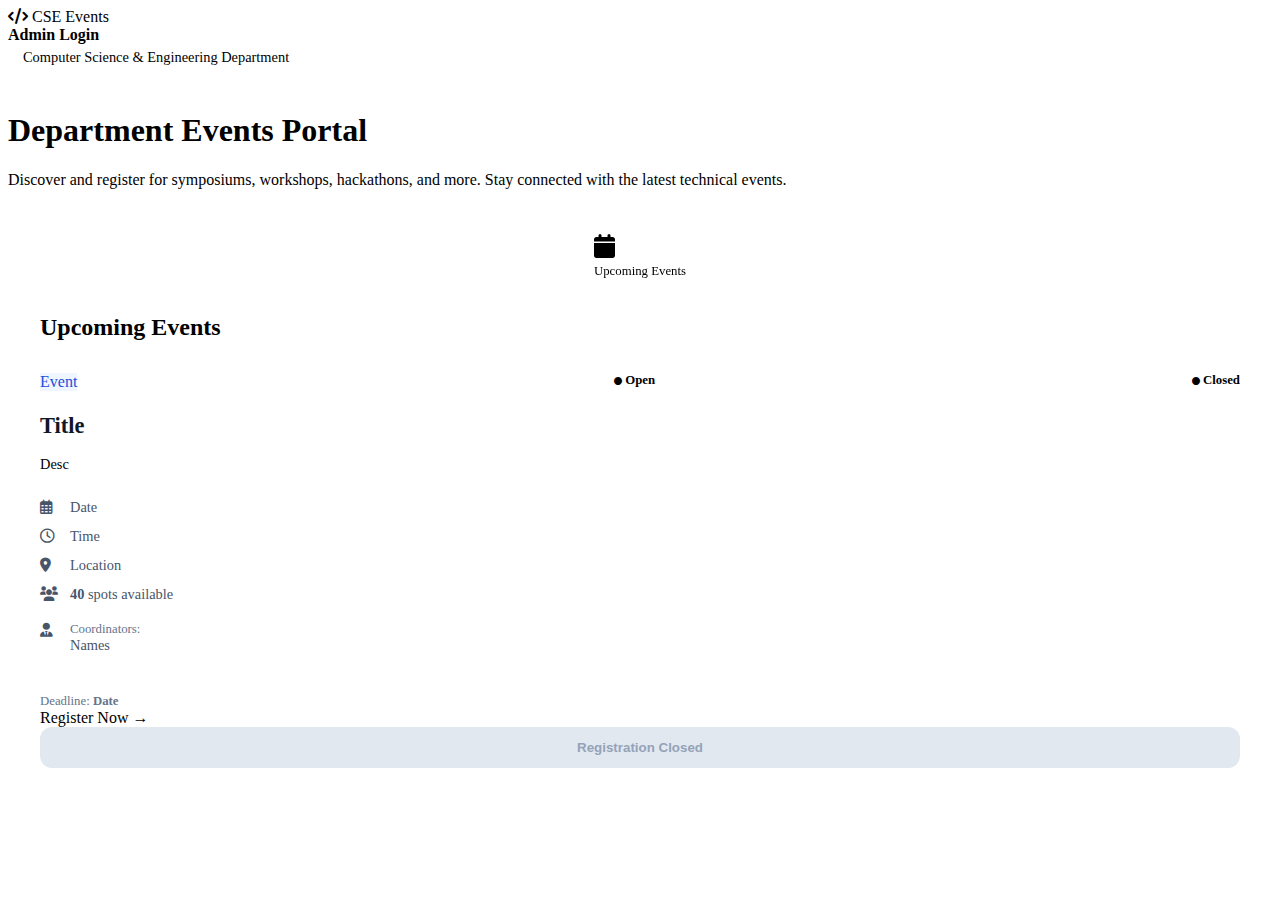
<file: src/main/resources/templates/index.html>
<!DOCTYPE html>
<html xmlns:th="http://www.thymeleaf.org">
<head>
    <title>CSE Events | Home</title>
    <link rel="stylesheet" th:href="@{/css/style.css}">
    <link href="https://cdnjs.cloudflare.com/ajax/libs/font-awesome/6.0.0/css/all.min.css" rel="stylesheet">
</head>
<body>

<nav class="navbar">
    <div class="logo"><i class="fas fa-code"></i> CSE Events</div>
    <div>
        <a href="/login" style="color: var(--text-muted); text-decoration: none; font-weight: 600;">Admin Login</a>
    </div>
</nav>

<section class="hero">
    <div style="background: rgba(255,255,255,0.2); display: inline-block; padding: 5px 15px; border-radius: 50px; font-size: 0.9rem; margin-bottom: 20px;">
        Computer Science & Engineering Department
    </div>
    <h1>Department Events Portal</h1>
    <p>Discover and register for symposiums, workshops, hackathons, and more. Stay connected with the latest technical events.</p>

    <div style="margin-top: 30px; display: flex; gap: 20px; justify-content: center;">
        <div style="background: rgba(255,255,255,0.1); padding: 15px 30px; border-radius: 12px; backdrop-filter: blur(5px);">
            <i class="fas fa-calendar" style="font-size: 1.5rem;"></i>
            <div style="font-size: 0.8rem; margin-top: 5px;">Upcoming Events</div>
        </div>
    </div>
</section>

<div class="container" style="max-width: 1200px; margin: 0 auto 5rem; padding: 0 20px;">
    <h2 style="margin-bottom: 2rem;">Upcoming Events</h2>

    <div class="grid">
        <div th:each="event : ${events}" class="card">

            <div class="card-header" style="display: flex; justify-content: space-between; align-items: flex-start;">
                <span class="badge badge-open" style="background: #eff6ff; color: #1d4ed8;">Event</span>

                <div th:if="${event.status == 'OPEN'}" style="color: var(--success); font-size: 0.8rem; font-weight: 600;">
                    <i class="fas fa-circle" style="font-size: 0.5rem;"></i> Open
                </div>
                <div th:if="${event.status == 'CLOSED'}" style="color: var(--danger); font-size: 0.8rem; font-weight: 600;">
                    <i class="fas fa-circle" style="font-size: 0.5rem;"></i> Closed
                </div>
            </div>

            <div class="card-body">
                <h3 th:text="${event.title}" style="font-size: 1.4rem; margin-bottom: 0.5rem; color: #0f172a;">Title</h3>
                <p th:text="${event.description}" style="color: var(--text-muted); font-size: 0.9rem; margin-bottom: 1.5rem; line-height: 1.5;">Desc</p>

                <div style="display: grid; gap: 12px; color: #475569; font-size: 0.9rem;">

                    <div style="display: flex; align-items: center; gap: 10px;">
                        <i class="far fa-calendar-alt" style="color: var(--primary); width: 20px;"></i>
                        <span th:text="${event.eventDate}">Date</span>
                    </div>

                    <div style="display: flex; align-items: center; gap: 10px;">
                        <i class="far fa-clock" style="color: var(--primary); width: 20px;"></i>
                        <span th:text="${event.eventTime}">Time</span>
                    </div>

                    <div style="display: flex; align-items: center; gap: 10px;">
                        <i class="fas fa-map-marker-alt" style="color: var(--primary); width: 20px;"></i>
                        <span th:text="${event.location}">Location</span>
                    </div>

                    <div style="display: flex; align-items: center; gap: 10px;">
                        <i class="fas fa-users" style="color: var(--primary); width: 20px;"></i>
                        <span><strong th:text="${event.totalSpots}">40</strong> spots available</span>
                    </div>

                    <div style="display: flex; align-items: flex-start; gap: 10px; margin-top: 5px;">
                        <i class="fas fa-user-tie" style="color: var(--primary); width: 20px; margin-top: 3px;"></i>
                        <div>
                            <span style="font-size: 0.8rem; color: #64748b;">Coordinators:</span><br>
                            <span th:text="${event.coordinators}" style="font-weight: 500;">Names</span>
                        </div>
                    </div>
                </div>

                <div style="margin-top: 1.5rem; padding-top: 1rem; border-top: 1px dashed var(--border); font-size: 0.8rem; color: #64748b;">
                    Deadline: <strong th:text="${#temporals.format(event.regDeadline, 'dd MMM, h:mm a')}">Date</strong>
                </div>
            </div>

            <div class="card-footer">
                <a th:if="${event.status == 'OPEN'}" th:href="@{/register/{id}(id=${event.id})}" class="btn-primary">Register Now →</a>

                <button th:if="${event.status == 'CLOSED'}" disabled style="width: 100%; padding: 0.8rem; border-radius: 12px; background: #e2e8f0; color: #94a3b8; border: none; cursor: not-allowed; font-weight: 600;">
                    Registration Closed
                </button>
            </div>
        </div>
    </div>
</div>
</body>
</html>
</file>
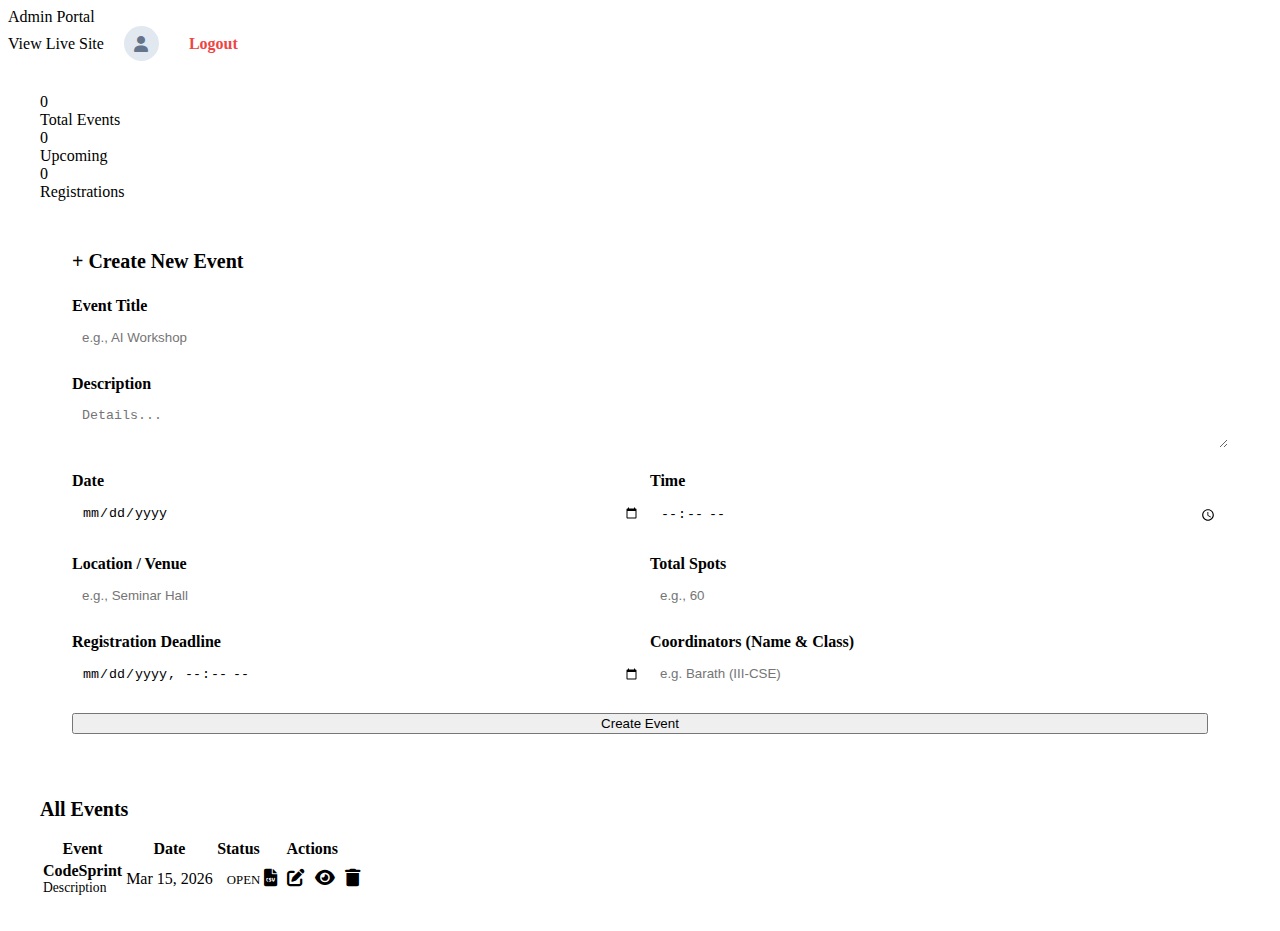
<file: src/main/resources/templates/admin.html>
<!DOCTYPE html>
<html xmlns:th="http://www.thymeleaf.org">
<head>
    <title>Admin Dashboard</title>
    <link rel="stylesheet" th:href="@{/css/style.css}">
    <link href="https://cdnjs.cloudflare.com/ajax/libs/font-awesome/6.0.0/css/all.min.css" rel="stylesheet">
</head>
<body>

<nav class="navbar">
    <div class="logo">Admin Portal</div>
    <div style="display: flex; gap: 20px; align-items: center;">
        <a th:href="@{/}" style="color: var(--text-muted); text-decoration: none; font-weight: 500;">View Live Site</a>
        <div style="width: 35px; height: 35px; background: #e2e8f0; border-radius: 50%; display: flex; align-items: center; justify-content: center;">
            <i class="fas fa-user" style="color: #64748b;"></i>
        </div>
        <a href="/logout" style="color: #ef4444; font-weight: 600; text-decoration: none; margin-left: 10px;">Logout</a>
    </div>
</nav>

<div class="container" style="max-width: 1200px; margin: 2rem auto; padding: 0 20px;">

    <div class="stats-grid">
        <div class="stat-card">
            <div class="stat-number" th:text="${totalEvents}">0</div>
            <div class="stat-label">Total Events</div>
        </div>
        <div class="stat-card">
            <div class="stat-number" style="color: var(--secondary);" th:text="${upcomingEvents}">0</div>
            <div class="stat-label">Upcoming</div>
        </div>
        <div class="stat-card">
            <div class="stat-number" style="color: var(--primary);" th:text="${totalRegistrations}">0</div>
            <div class="stat-label">Registrations</div>
        </div>
    </div>

    <div style="background: white; padding: 2rem; border-radius: 16px; margin-bottom: 2rem; border: 1px solid var(--border);">
        <h2 style="margin-bottom: 1.5rem; font-size: 1.25rem;">+ Create New Event</h2>

        <form th:action="@{/admin/create-event}" th:object="${newEvent}" method="post" style="display: grid; grid-template-columns: 1fr 1fr; gap: 20px;">

            <div style="grid-column: span 2;">
                <label style="font-weight: 600; margin-bottom: 5px; display: block;">Event Title</label>
                <input type="text" th:field="*{title}" placeholder="e.g., AI Workshop" required style="width: 100%; padding: 10px; border: 1px solid var(--border); border-radius: 8px;">
            </div>

            <div style="grid-column: span 2;">
                <label style="font-weight: 600; margin-bottom: 5px; display: block;">Description</label>
                <textarea th:field="*{description}" placeholder="Details..." required style="width: 100%; padding: 10px; border: 1px solid var(--border); border-radius: 8px;"></textarea>
            </div>

            <div>
                <label style="font-weight: 600; margin-bottom: 5px; display: block;">Date</label>
                <input type="date" th:field="*{eventDate}" required style="width: 100%; padding: 10px; border: 1px solid var(--border); border-radius: 8px;">
            </div>
            <div>
                <label style="font-weight: 600; margin-bottom: 5px; display: block;">Time</label>
                <input type="time" th:field="*{eventTime}" required style="width: 100%; padding: 10px; border: 1px solid var(--border); border-radius: 8px;">
            </div>

            <div>
                <label style="font-weight: 600; margin-bottom: 5px; display: block;">Location / Venue</label>
                <input type="text" th:field="*{location}" placeholder="e.g., Seminar Hall" required style="width: 100%; padding: 10px; border: 1px solid var(--border); border-radius: 8px;">
            </div>
            <div>
                <label style="font-weight: 600; margin-bottom: 5px; display: block;">Total Spots</label>
                <input type="number" th:field="*{totalSpots}" placeholder="e.g., 60" required style="width: 100%; padding: 10px; border: 1px solid var(--border); border-radius: 8px;">
            </div>

            <div>
                <label style="font-weight: 600; margin-bottom: 5px; display: block;">Registration Deadline</label>
                <input type="datetime-local" th:field="*{regDeadline}" required style="width: 100%; padding: 10px; border: 1px solid var(--border); border-radius: 8px;">
            </div>
            <div>
                <label style="font-weight: 600; margin-bottom: 5px; display: block;">Coordinators (Name & Class)</label>
                <input type="text" th:field="*{coordinators}" placeholder="e.g. Barath (III-CSE)" required style="width: 100%; padding: 10px; border: 1px solid var(--border); border-radius: 8px;">
            </div>

            <div style="grid-column: span 2;">
                <button type="submit" class="btn-primary" style="width: 100%;">Create Event</button>
            </div>
        </form>
    </div>

    <h2 style="margin-bottom: 1rem; font-size: 1.25rem;">All Events</h2>
    <table>
        <thead>
        <tr>
            <th>Event</th>
            <th>Date</th>
            <th>Status</th>
            <th>Actions</th>
        </tr>
        </thead>
        <tbody>
        <tr th:each="event : ${events}">
            <td>
                <div style="font-weight: 700; color: var(--text-main);" th:text="${event.title}">CodeSprint</div>
                <div style="font-size: 0.85rem; color: var(--text-muted);" th:text="${event.description}">Description</div>
            </td>
            <td th:text="${event.eventDate}">Mar 15, 2026</td>
            <td>
                <div th:class="${event.status == 'OPEN' ? 'toggle-switch active' : 'toggle-switch'}"></div>
                <span style="font-size: 0.8rem; margin-left: 10px;" th:text="${event.status}">OPEN</span>
            </td>
            <td>
                <div style="display: flex; gap: 10px;">
                    <a th:href="@{/admin/download/{id}(id=${event.id})}" title="Download CSV" style="color: var(--success); font-size: 1.1rem;">
                        <i class="fas fa-file-csv"></i>
                    </a>
                    <a th:href="@{/admin/edit/{id}(id=${event.id})}" title="Edit Event" style="color: var(--primary); font-size: 1.1rem;">
                        <i class="fas fa-edit"></i>
                    </a>
                    <a th:href="@{/admin/view/{id}(id=${event.id})}" title="View List" style="color: var(--text-muted); font-size: 1.1rem;">
                        <i class="fas fa-eye"></i>
                    </a>
                    <a th:href="@{/admin/delete/{id}(id=${event.id})}" title="Delete Event" onclick="return confirm('Are you sure?')" style="color: var(--danger); font-size: 1.1rem;">
                        <i class="fas fa-trash"></i>
                    </a>
                </div>
            </td>
        </tr>
        </tbody>
    </table>

</div>
</body>
</html>
</file>
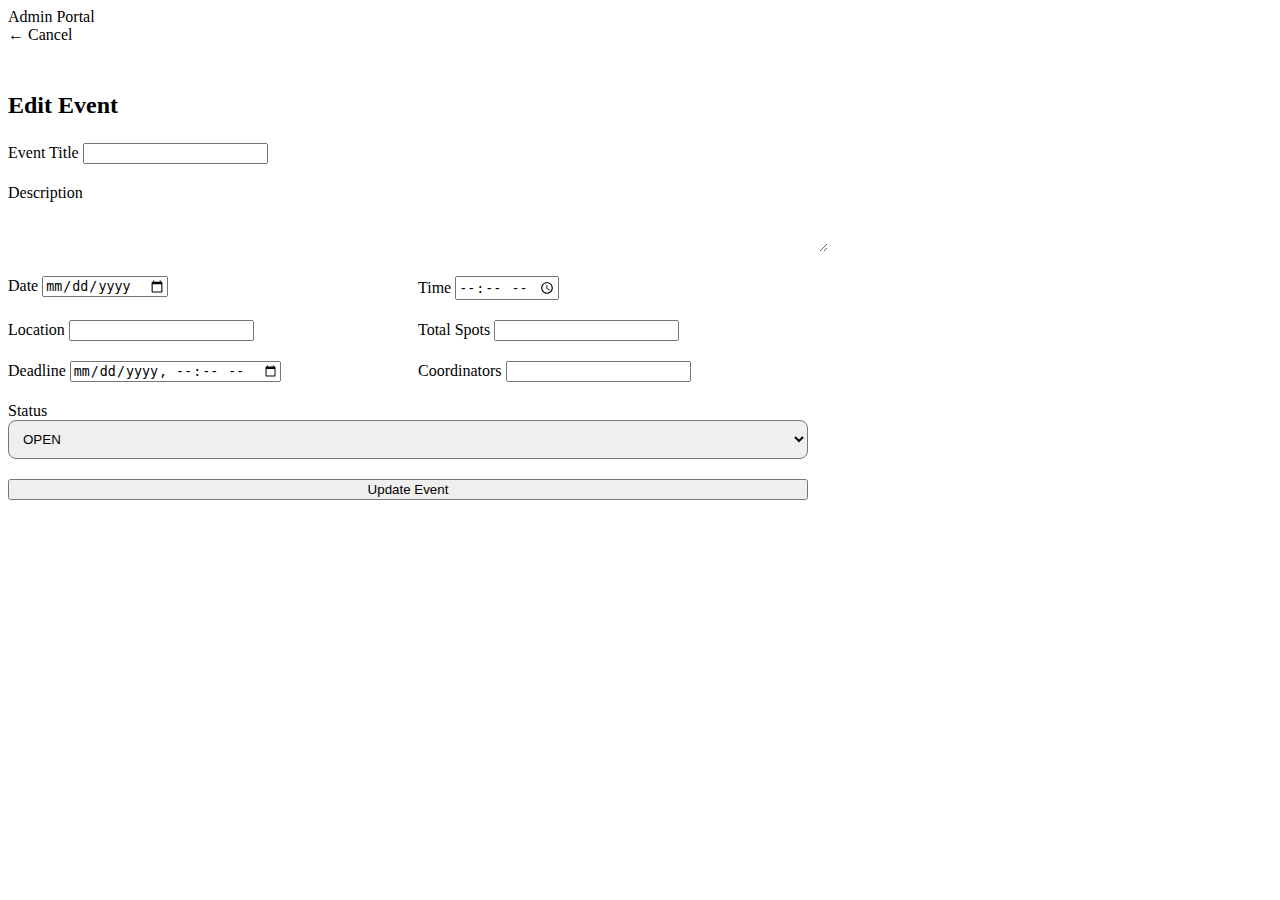
<file: src/main/resources/templates/edit-event.html>
<!DOCTYPE html>
<html xmlns:th="http://www.thymeleaf.org">
<head>
    <title>Edit Event</title>
    <link rel="stylesheet" th:href="@{/css/style.css}">
</head>
<body style="background-color: var(--bg-surface);">

<nav class="navbar">
    <div class="logo">Admin Portal</div>
    <a href="/admin" style="color: var(--text-muted); text-decoration: none;">← Cancel</a>
</nav>

<div class="container" style="max-width: 800px; margin-top: 3rem; margin-bottom: 3rem;">
    <div class="card">
        <h2 style="margin-bottom: 1.5rem;">Edit Event</h2>

        <form th:action="@{/admin/update/{id}(id=${event.id})}" th:object="${event}" method="post" style="display: grid; grid-template-columns: 1fr 1fr; gap: 20px;">

            <div style="grid-column: span 2;">
                <label>Event Title</label>
                <input type="text" th:field="*{title}" required>
            </div>

            <div style="grid-column: span 2;">
                <label>Description</label>
                <textarea th:field="*{description}" required style="width: 100%; padding: 10px; border: 1px solid var(--border); border-radius: 8px;"></textarea>
            </div>

            <div>
                <label>Date</label>
                <input type="date" th:field="*{eventDate}" required>
            </div>

            <div>
                <label>Time</label>
                <input type="time" th:field="*{eventTime}" required>
            </div>

            <div>
                <label>Location</label>
                <input type="text" th:field="*{location}" required>
            </div>

            <div>
                <label>Total Spots</label>
                <input type="number" th:field="*{totalSpots}" required>
            </div>

            <div>
                <label>Deadline</label>
                <input type="datetime-local" th:field="*{regDeadline}" required>
            </div>

            <div>
                <label>Coordinators</label>
                <input type="text" th:field="*{coordinators}" required>
            </div>

            <div style="grid-column: span 2;">
                <label>Status</label>
                <select th:field="*{status}" style="width: 100%; padding: 10px; border-radius: 8px;">
                    <option value="OPEN">OPEN</option>
                    <option value="CLOSED">CLOSED</option>
                </select>
            </div>

            <div style="grid-column: span 2;">
                <button type="submit" class="btn-primary" style="width: 100%;">Update Event</button>
            </div>
        </form>
    </div>
</div>
</body>
</html>
</file>
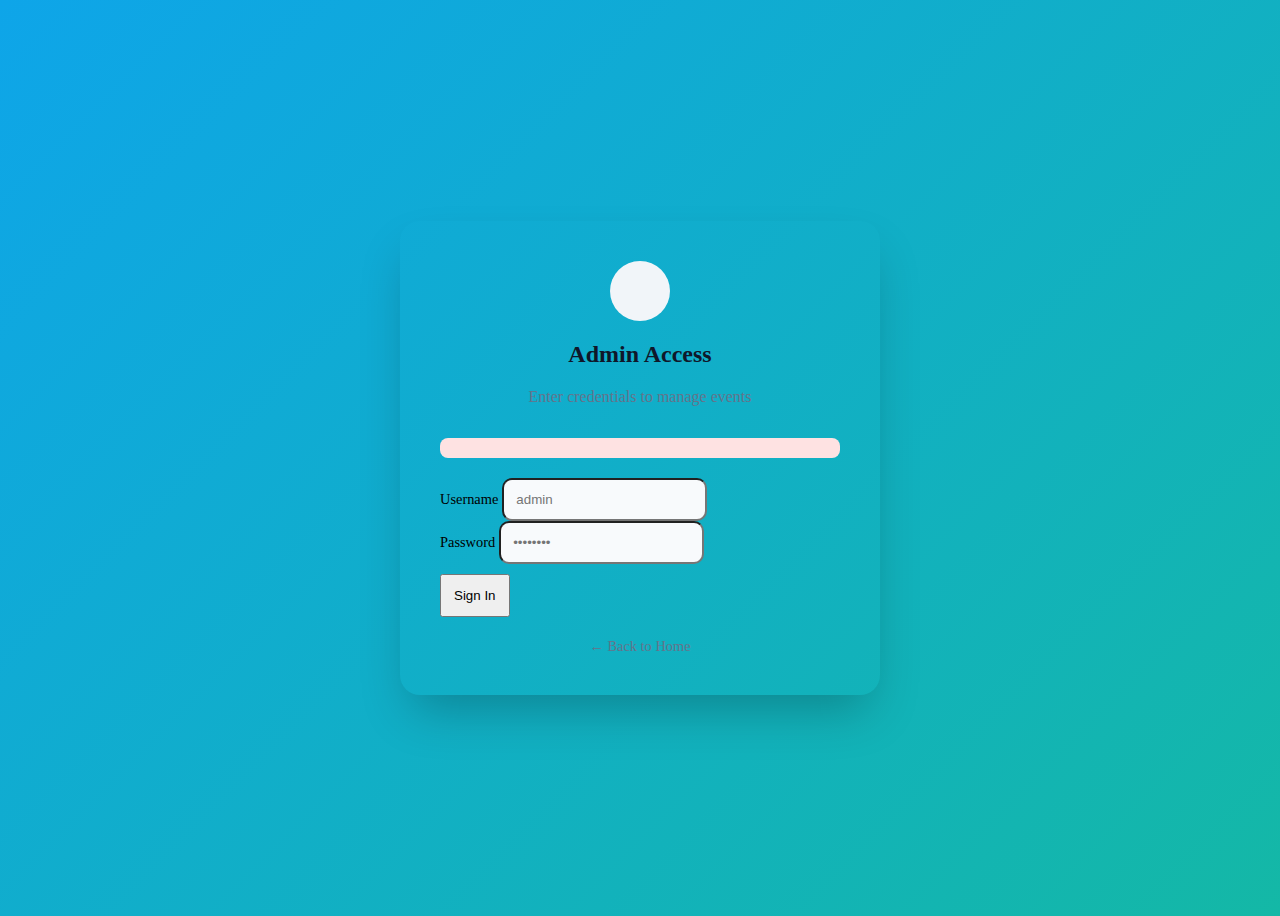
<file: src/main/resources/templates/login.html>
<!DOCTYPE html>
<html xmlns:th="http://www.thymeleaf.org">
<head>
    <title>Admin Login</title>
    <link rel="stylesheet" th:href="@{/css/style.css}">
</head>
<body style="display: flex; justify-content: center; align-items: center; height: 100vh; background: linear-gradient(135deg, #0ea5e9, #14b8a6);">

<div class="card" style="width: 100%; max-width: 400px; padding: 2.5rem; border-radius: 20px; box-shadow: 0 25px 50px -12px rgba(0, 0, 0, 0.25);">

    <div style="text-align: center; margin-bottom: 2rem;">
        <div style="width: 60px; height: 60px; background: #f1f5f9; border-radius: 50%; display: flex; align-items: center; justify-content: center; margin: 0 auto 1rem;">
            <i class="fas fa-lock" style="color: #0ea5e9; font-size: 1.5rem;"></i>
        </div>
        <h2 style="font-size: 1.5rem; color: #0f172a;">Admin Access</h2>
        <p style="color: #64748b;">Enter credentials to manage events</p>
    </div>

    <div th:if="${error}" style="background: #fee2e2; color: #991b1b; padding: 10px; border-radius: 8px; font-size: 0.9rem; text-align: center; margin-bottom: 20px;">
        <span th:text="${error}"></span>
    </div>

    <form action="/login" method="post">
        <div class="form-group">
            <label style="font-size: 0.9rem;">Username</label>
            <input type="text" name="username" placeholder="admin" required
                   style="padding: 12px; border-radius: 10px; background: #f8fafc;">
        </div>

        <div class="form-group">
            <label style="font-size: 0.9rem;">Password</label>
            <input type="password" name="password" placeholder="••••••••" required
                   style="padding: 12px; border-radius: 10px; background: #f8fafc;">
        </div>

        <button type="submit" class="btn-primary" style="margin-top: 10px; padding: 12px;">Sign In</button>
    </form>

    <div style="text-align: center; margin-top: 20px;">
        <a href="/" style="color: #64748b; text-decoration: none; font-size: 0.9rem;">← Back to Home</a>
    </div>
</div>

</body>
</html>
</file>
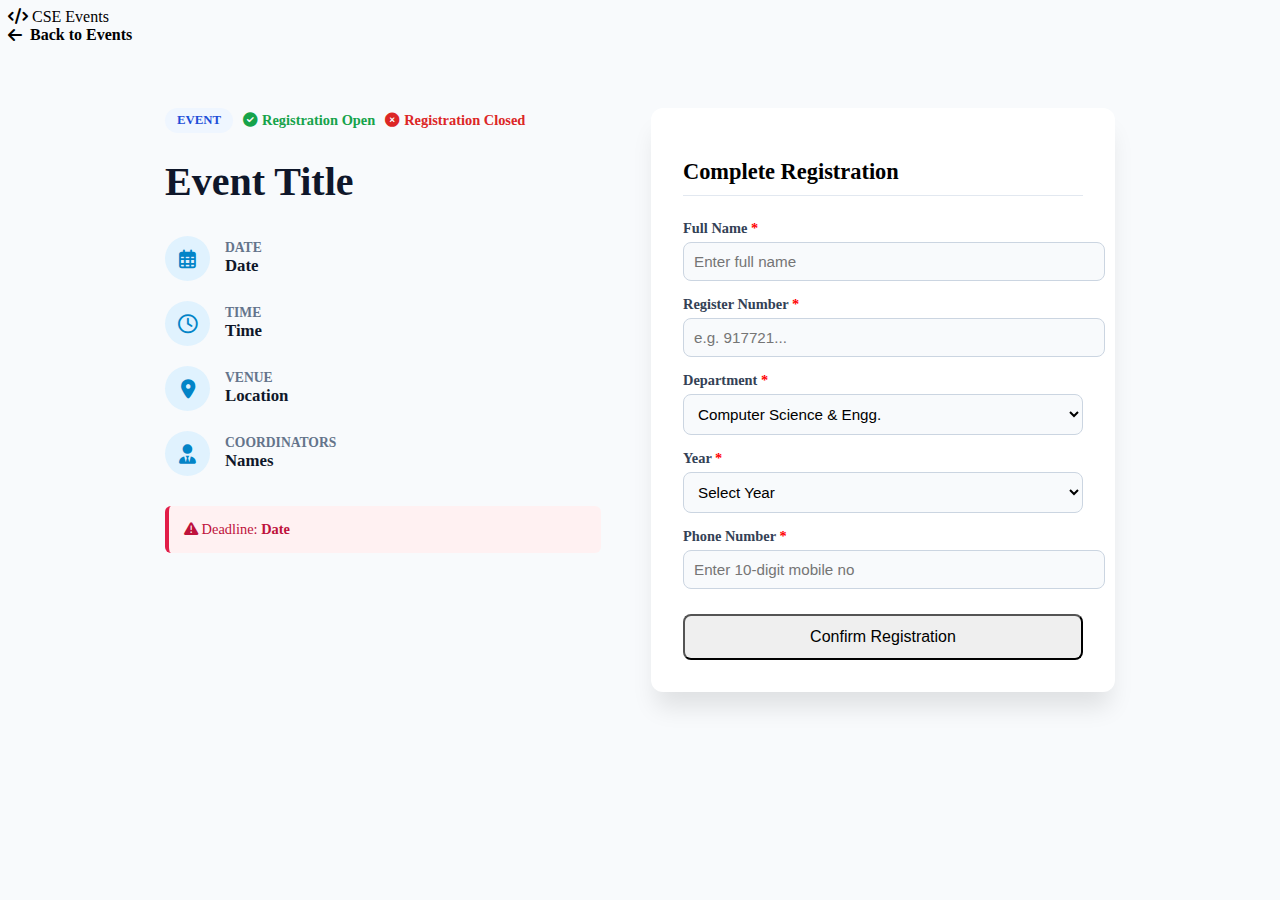
<file: src/main/resources/templates/register.html>
<!DOCTYPE html>
<html xmlns:th="http://www.thymeleaf.org">
<head>
    <title>Register | AAA College</title>
    <link rel="stylesheet" th:href="@{/css/style.css}">
    <link href="https://cdnjs.cloudflare.com/ajax/libs/font-awesome/6.0.0/css/all.min.css" rel="stylesheet">

    <style>
        body { background-color: #f8fafc; }
        .main-wrapper {
            max-width: 950px; margin: 4rem auto; padding: 0 20px;
            display: flex; justify-content: center; align-items: flex-start;
            gap: 50px; flex-wrap: wrap;
        }
        .details-section { flex: 1; min-width: 300px; max-width: 500px; }
        .form-card {
            width: 400px; background: white; padding: 2rem;
            border-radius: 12px; box-shadow: 0 20px 25px -5px rgba(0,0,0,0.1);
            position: sticky; top: 20px;
        }
        @media (max-width: 850px) {
            .main-wrapper { flex-direction: column; align-items: center; }
            .form-card { width: 100%; }
        }
        .detail-item { display: flex; align-items: center; gap: 15px; margin-bottom: 20px; }
        .icon-box {
            width: 45px; height: 45px; background: #e0f2fe; color: #0284c7;
            border-radius: 50%; display: flex; align-items: center; justify-content: center;
            font-size: 1.2rem;
        }
        .detail-text h4 { margin: 0; font-size: 0.85rem; color: #64748b; font-weight: 600; text-transform: uppercase; }
        .detail-text p { margin: 0; font-size: 1.05rem; color: #0f172a; font-weight: 700; }

        .form-group { margin-bottom: 15px; }
        .form-group label { display: block; margin-bottom: 5px; font-weight: 600; color: #334155; font-size: 0.9rem; }
        .form-group input, .form-group select {
            width: 100%; padding: 10px; border-radius: 8px;
            border: 1px solid #cbd5e1; background: #f8fafc;
            font-size: 0.95rem; outline: none; transition: 0.2s;
        }
        .form-group input:focus, .form-group select:focus {
            border-color: #0ea5e9; box-shadow: 0 0 0 3px rgba(14, 165, 233, 0.1); background: white;
        }
    </style>
</head>
<body>

<nav class="navbar">
    <div class="logo"><i class="fas fa-code"></i> CSE Events</div>
    <div class="nav-links">
        <a th:href="@{/}" style="display: flex; align-items: center; gap: 8px; font-weight: 600;">
            <i class="fas fa-arrow-left"></i> Back to Events
        </a>
    </div>
</nav>

<div class="main-wrapper">

    <div class="details-section">
        <div style="display: flex; gap: 10px; align-items: center; margin-bottom: 15px;"
             th:styleappend="${#strings.equals(event.status, 'CLOSED')} ? 'justify-content: center;' : ''">
            <span class="badge badge-open" style="background: #eff6ff; color: #1d4ed8; padding: 5px 12px; border-radius: 20px; font-size: 0.8rem; font-weight: 700;">EVENT</span>
            <span th:if="${event.status == 'OPEN'}" style="color: #16a34a; font-weight: 600; font-size: 0.9rem; display: flex; align-items: center; gap: 5px;">
                    <i class="fas fa-check-circle"></i> Registration Open
                </span>
            <span th:if="${event.status == 'CLOSED'}" style="color: #dc2626; font-weight: 600; font-size: 0.9rem; display: flex; align-items: center; gap: 5px;">
                    <i class="fas fa-times-circle"></i> Registration Closed
                </span>
        </div>

        <h1 th:text="${event.title}" style="font-size: 2.5rem; line-height: 1.1; margin-bottom: 2rem; color: #0f172a;">Event Title</h1>

        <div class="detail-item">
            <div class="icon-box"><i class="far fa-calendar-alt"></i></div>
            <div class="detail-text">
                <h4>Date</h4>
                <p th:text="${#temporals.format(event.eventDate, 'EEEE, MMMM d, yyyy')}">Date</p>
            </div>
        </div>

        <div class="detail-item">
            <div class="icon-box"><i class="far fa-clock"></i></div>
            <div class="detail-text">
                <h4>Time</h4>
                <p th:text="${#temporals.format(event.eventTime, 'h:mm a')}">Time</p>
            </div>
        </div>

        <div class="detail-item">
            <div class="icon-box"><i class="fas fa-map-marker-alt"></i></div>
            <div class="detail-text">
                <h4>Venue</h4>
                <p th:text="${event.location}">Location</p>
            </div>
        </div>

        <div class="detail-item">
            <div class="icon-box"><i class="fas fa-user-tie"></i></div>
            <div class="detail-text">
                <h4>Coordinators</h4>
                <p th:text="${event.coordinators}">Names</p>
            </div>
        </div>

        <div style="margin-top: 30px; padding: 15px; background: #fff1f2; border-left: 4px solid #e11d48; border-radius: 6px;">
            <p style="margin: 0; color: #be123c; font-size: 0.9rem;">
                <i class="fas fa-exclamation-triangle"></i>
                Deadline: <strong th:text="${#temporals.format(event.regDeadline, 'dd MMM yyyy, h:mm a')}">Date</strong>
            </p>
        </div>
    </div>

    <div class="form-card">
        <h2 style="font-size: 1.4rem; margin-bottom: 1.5rem; border-bottom: 1px solid #e2e8f0; padding-bottom: 10px;">
            Complete Registration
        </h2>

        <form id="regForm" th:action="@{/register/{eventId}(eventId=${event.id})}" th:object="${participant}" method="post" onsubmit="return validateForm()">

            <div class="form-group">
                <label>Full Name <span style="color: red">*</span></label>
                <input type="text" th:field="*{name}" placeholder="Enter full name" required>
            </div>

            <div class="form-group">
                <label>Register Number <span style="color: red">*</span></label>
                <input type="text" th:field="*{regNo}" id="regNo" placeholder="e.g. 917721..." required>
                <small id="regError" style="color: red; display: none;">Invalid format</small>
            </div>

            <div class="form-group">
                <label>Department <span style="color: red">*</span></label>
                <select th:field="*{dept}" required>
                    <option value="CSE" selected>Computer Science & Engg.</option>
                </select>
            </div>

            <div class="form-group">
                <label>Year <span style="color: red">*</span></label>
                <select th:field="*{year}" required>
                    <option value="" disabled selected>Select Year</option>
                    <option value="II">II Year</option>
                    <option value="III">III Year</option>
                    <option value="IV">IV Year</option>
                </select>
            </div>

            <div class="form-group">
                <label>Phone Number <span style="color: red">*</span></label>
                <input type="text" th:field="*{phoneNumber}" id="phoneNumber" placeholder="Enter 10-digit mobile no" required>
                <small id="phoneError" style="color: red; display: none;">Invalid phone number (must be 10 digits)</small>
            </div>

            <button type="submit" class="btn-primary" style="width: 100%; margin-top: 10px; padding: 12px; font-size: 1rem; border-radius: 8px;">
                Confirm Registration
            </button>
        </form>
    </div>

</div>

<script th:src="@{/js/script.js}"></script>
</body>
</html>
</file>
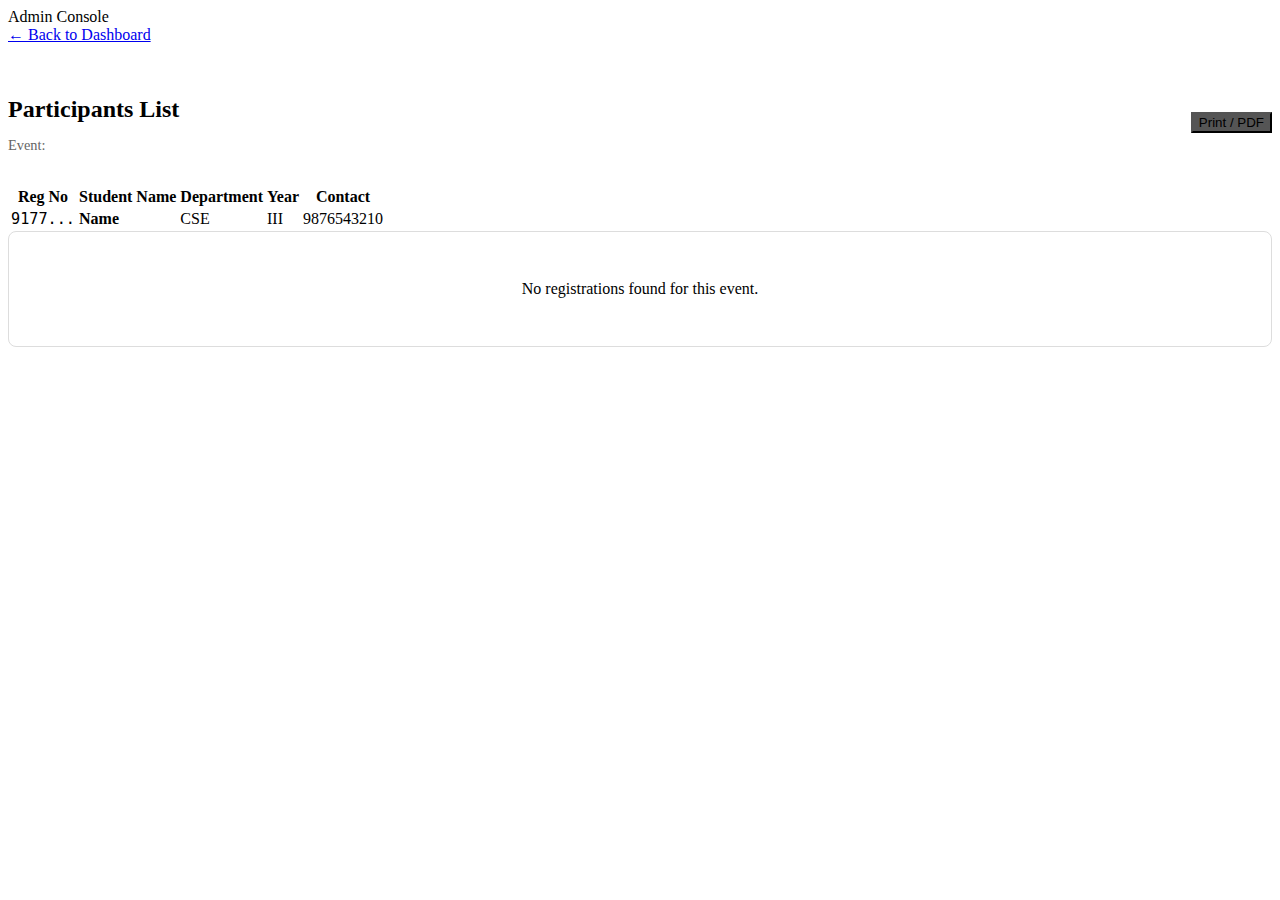
<file: src/main/resources/templates/view-participants.html>
<!DOCTYPE html>
<html xmlns:th="http://www.thymeleaf.org">
<head>
    <title>Participants List</title>
    <link rel="stylesheet" th:href="@{/css/style.css}">
</head>
<body>

<nav class="navbar">
    <div class="logo">Admin<span> Console</span></div>
    <div class="nav-links">
        <a href="/admin">← Back to Dashboard</a>
    </div>
</nav>

<div class="container" style="margin-top: 2rem;">
    <div style="display: flex; justify-content: space-between; align-items: center; margin-bottom: 1rem;">
        <div>
            <h2 style="margin-bottom: 0;">Participants List</h2>
            <p style="color: #666; font-size: 0.9rem;">Event: <strong th:text="${event.title}"></strong></p>
        </div>
        <button onclick="window.print()" class="btn-primary" style="background: #555;">Print / PDF</button>
    </div>

    <table th:if="${!participants.empty}">
        <thead>
        <tr>
            <th>Reg No</th>
            <th>Student Name</th>
            <th>Department</th>
            <th>Year</th>
            <th>Contact</th>
        </tr>
        </thead>
        <tbody>
        <tr th:each="student : ${participants}">
            <td th:text="${student.regNo}" style="font-family: monospace; font-size: 0.95rem;">9177...</td>
            <td th:text="${student.name}" style="font-weight: 600;">Name</td>
            <td th:text="${student.dept}">CSE</td>
            <td th:text="${student.year}">III</td>
            <td th:text="${student.phoneNumber}">9876543210</td>
        </tr>
        </tbody>
    </table>

    <div th:if="${participants.empty}" style="padding: 3rem; text-align: center; background: white; border: 1px solid #ddd; border-radius: 8px;">
        No registrations found for this event.
    </div>
</div>

</body>
</html>
</file>
